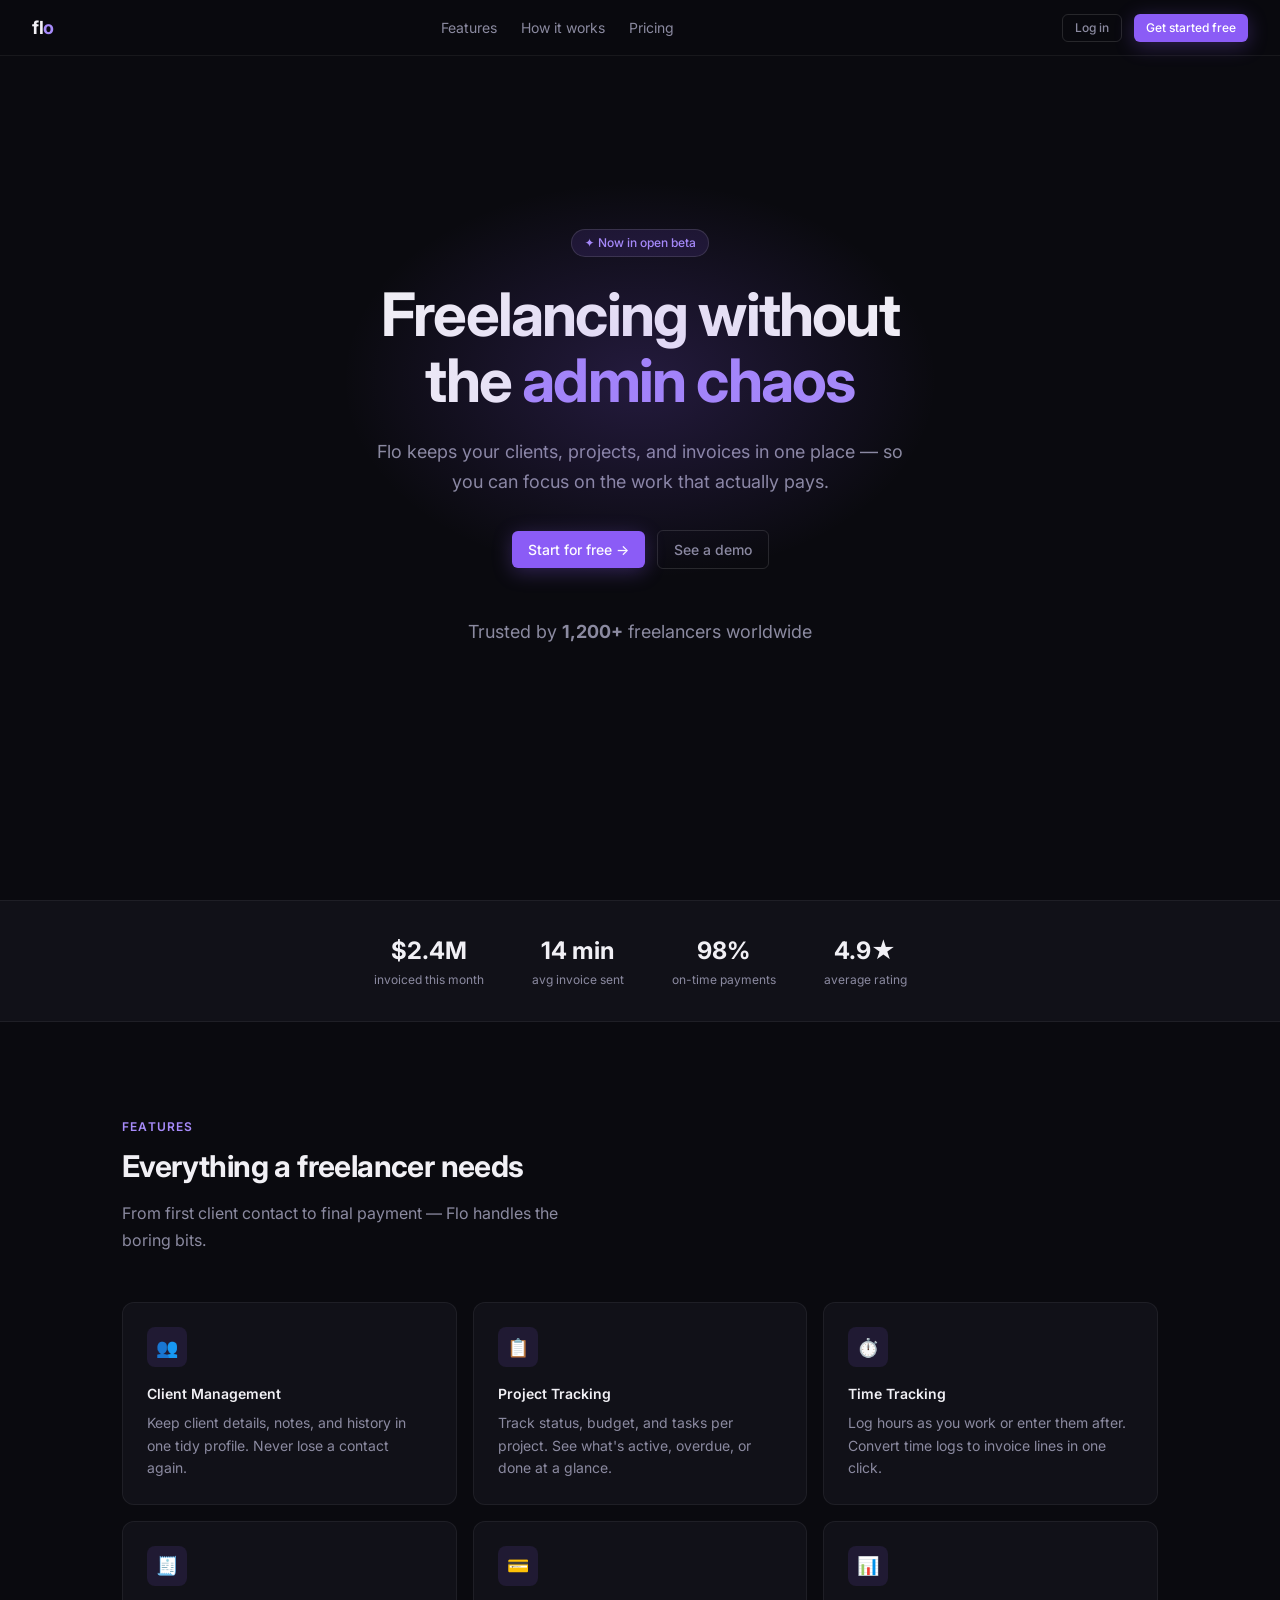
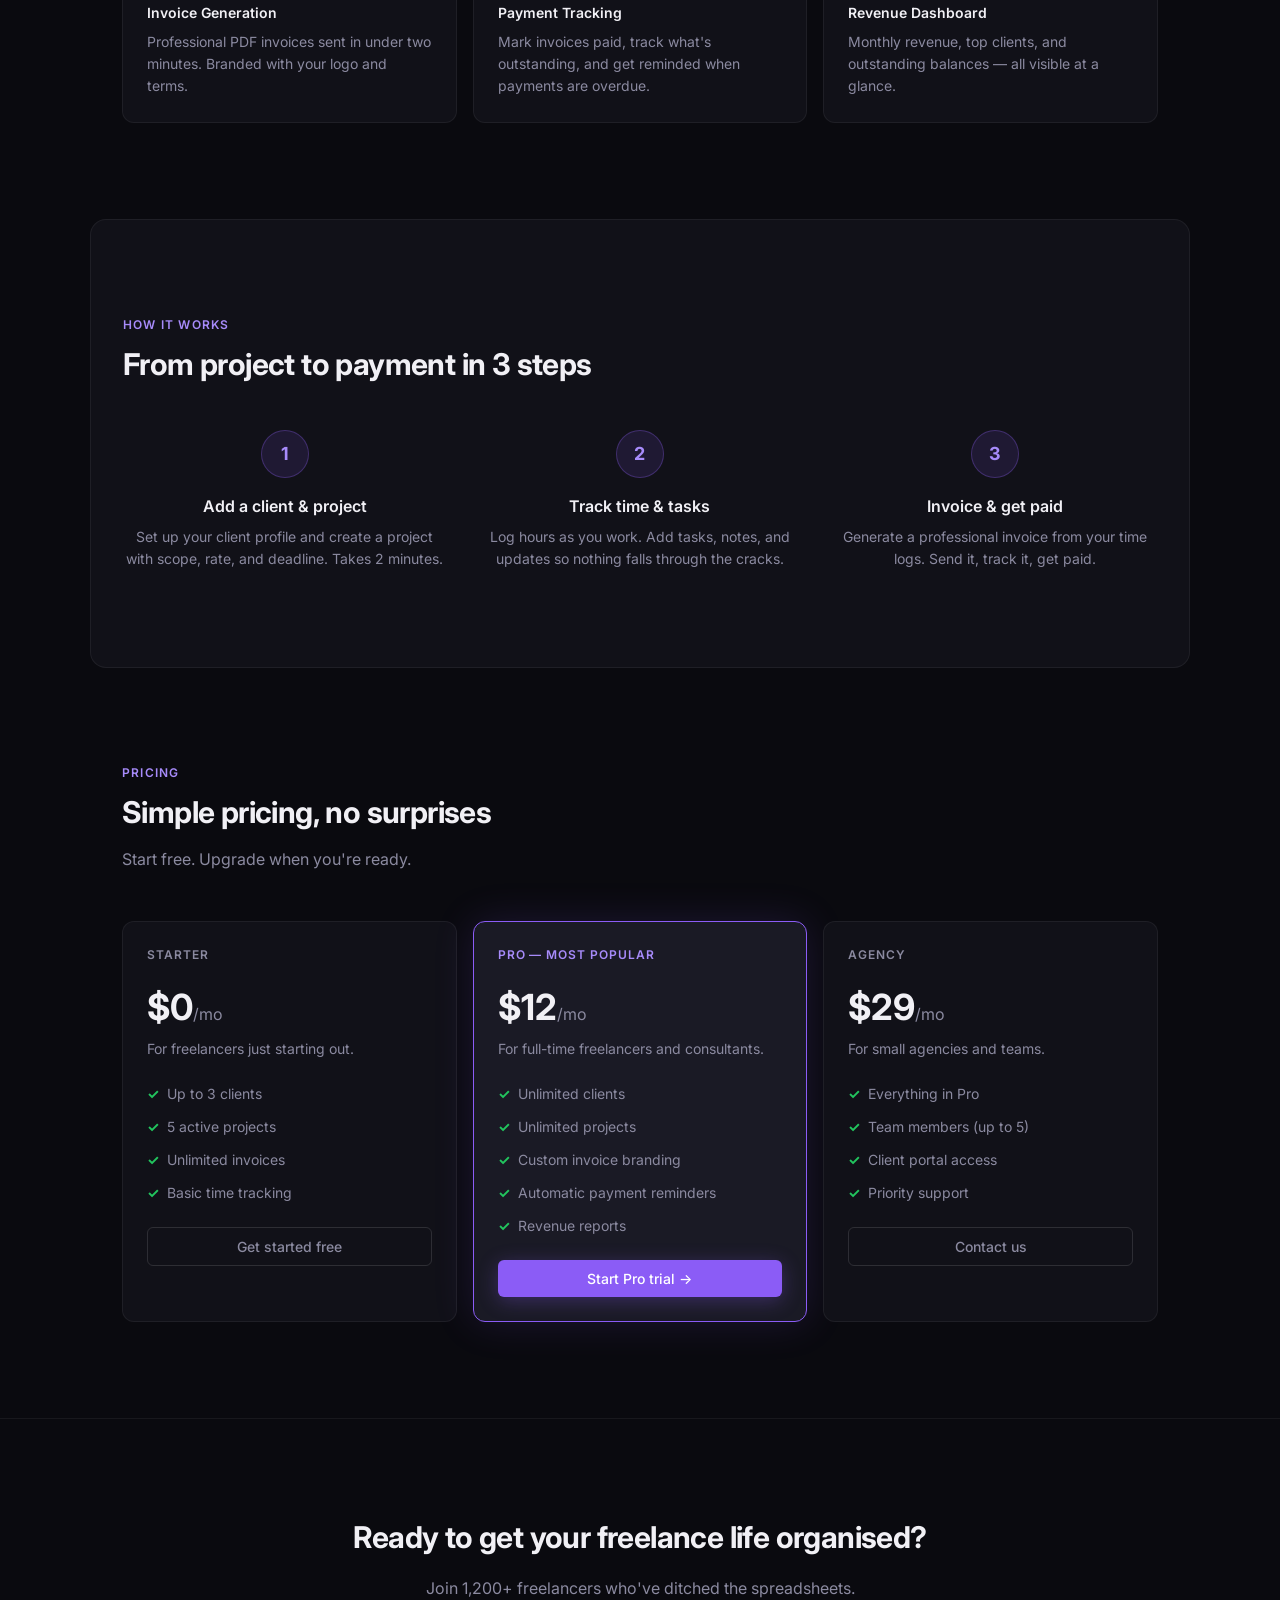
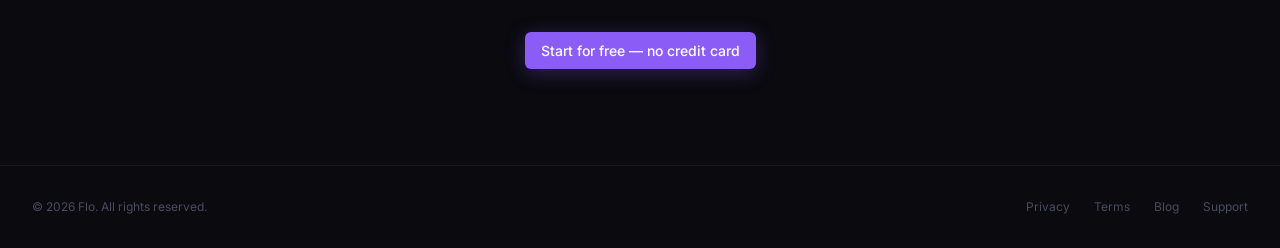
<file: .flexos/prototype/index.html>
<!DOCTYPE html>
<html lang="en">
<head>
  <meta charset="UTF-8">
  <meta name="viewport" content="width=device-width, initial-scale=1.0">
  <title>Flo — Freelance, simplified</title>
  <link rel="preconnect" href="https://fonts.googleapis.com">
  <link href="https://fonts.googleapis.com/css2?family=Inter:wght@400;500;600;700&display=swap" rel="stylesheet">
  <link rel="stylesheet" href="tokens.css">
  <style>
    /* ── Nav ── */
    .nav {
      position: fixed; top: 0; left: 0; right: 0; z-index: 100;
      height: var(--nav-height);
      display: flex; align-items: center; justify-content: space-between;
      padding: 0 var(--space-8);
      border-bottom: 1px solid var(--color-border);
      background: rgba(10,10,15,0.85);
      backdrop-filter: blur(12px);
    }
    .nav-logo { font-size: var(--text-lg); font-weight: 700; color: var(--color-text); letter-spacing: -0.02em; }
    .nav-logo span { color: var(--color-primary-light); }
    .nav-links { display: flex; gap: var(--space-6); }
    .nav-links a { color: var(--color-text-muted); font-size: var(--text-sm); transition: var(--transition); }
    .nav-links a:hover { color: var(--color-text); }
    .nav-cta { display: flex; gap: var(--space-3); }

    /* ── Hero ── */
    .hero {
      min-height: 100dvh;
      display: flex; flex-direction: column; align-items: center; justify-content: center;
      padding: calc(var(--nav-height) + var(--space-12)) var(--space-8) var(--space-24);
      text-align: center;
      position: relative; overflow: hidden;
    }
    .hero-glow {
      position: absolute; top: 20%; left: 50%; transform: translateX(-50%);
      width: 600px; height: 400px;
      background: radial-gradient(ellipse, rgba(139,92,246,0.2) 0%, transparent 70%);
      pointer-events: none;
    }
    .hero-eyebrow {
      display: inline-flex; align-items: center; gap: var(--space-2);
      padding: var(--space-1) var(--space-3);
      border: 1px solid var(--color-border-strong);
      border-radius: var(--radius-full);
      font-size: var(--text-xs); font-weight: 500;
      color: var(--color-primary-light);
      background: var(--color-primary-faint);
      margin-bottom: var(--space-6);
    }
    .hero h1 {
      font-size: clamp(2.5rem, 5vw, 3.75rem);
      font-weight: 700; line-height: 1.1; letter-spacing: -0.03em;
      color: var(--color-text);
      max-width: 800px; margin-bottom: var(--space-6);
    }
    .hero h1 em { color: var(--color-primary-light); font-style: normal; }
    .hero p {
      font-size: var(--text-lg); color: var(--color-text-muted); line-height: 1.7;
      max-width: 560px; margin-bottom: var(--space-8);
    }
    .hero-actions { display: flex; gap: var(--space-3); align-items: center; }
    .hero-social { margin-top: var(--space-12); color: var(--color-text-faint); font-size: var(--text-xs); }
    .hero-social strong { color: var(--color-text-muted); }

    /* ── Stats bar ── */
    .stats-bar {
      display: flex; justify-content: center; gap: var(--space-12);
      padding: var(--space-8) var(--space-8);
      border-top: 1px solid var(--color-border);
      border-bottom: 1px solid var(--color-border);
      background: var(--color-surface);
    }
    .stat { text-align: center; }
    .stat-value { font-size: var(--text-2xl); font-weight: 700; color: var(--color-text); }
    .stat-label { font-size: var(--text-xs); color: var(--color-text-muted); margin-top: 2px; }

    /* ── Section ── */
    .section {
      max-width: 1100px; margin: 0 auto;
      padding: var(--space-24) var(--space-8);
    }
    .section-label {
      font-size: var(--text-xs); font-weight: 600; letter-spacing: 0.1em;
      text-transform: uppercase; color: var(--color-primary-light);
      margin-bottom: var(--space-3);
    }
    .section-title {
      font-size: var(--text-3xl); font-weight: 700; letter-spacing: -0.02em;
      color: var(--color-text); max-width: 540px; margin-bottom: var(--space-4);
      line-height: 1.2;
    }
    .section-sub { font-size: var(--text-base); color: var(--color-text-muted); max-width: 480px; line-height: 1.7; }

    /* ── Features grid ── */
    .features-grid {
      display: grid; grid-template-columns: repeat(3, 1fr);
      gap: var(--space-4); margin-top: var(--space-12);
    }
    .feature-card {
      padding: var(--space-6);
      background: var(--color-surface); border: 1px solid var(--color-border);
      border-radius: var(--radius-xl);
      transition: var(--transition);
    }
    .feature-card:hover { border-color: var(--color-border-strong); background: var(--color-surface-alt); }
    .feature-icon {
      width: 40px; height: 40px;
      display: flex; align-items: center; justify-content: center;
      background: var(--color-primary-faint); border-radius: var(--radius-lg);
      font-size: 18px; margin-bottom: var(--space-4);
    }
    .feature-title { font-size: var(--text-sm); font-weight: 600; color: var(--color-text); margin-bottom: var(--space-2); }
    .feature-desc { font-size: var(--text-sm); color: var(--color-text-muted); line-height: 1.6; }

    /* ── How it works ── */
    .how-grid {
      display: grid; grid-template-columns: repeat(3, 1fr);
      gap: var(--space-8); margin-top: var(--space-12);
      position: relative;
    }
    .how-step { text-align: center; }
    .how-num {
      width: 48px; height: 48px; border-radius: var(--radius-full);
      background: var(--color-primary-faint); border: 1px solid rgba(139,92,246,0.3);
      display: flex; align-items: center; justify-content: center;
      font-size: var(--text-lg); font-weight: 700; color: var(--color-primary-light);
      margin: 0 auto var(--space-4);
    }
    .how-title { font-size: var(--text-base); font-weight: 600; color: var(--color-text); margin-bottom: var(--space-2); }
    .how-desc { font-size: var(--text-sm); color: var(--color-text-muted); line-height: 1.6; }

    /* ── Pricing ── */
    .pricing-grid {
      display: grid; grid-template-columns: repeat(3, 1fr);
      gap: var(--space-4); margin-top: var(--space-12);
    }
    .pricing-card {
      padding: var(--space-6);
      background: var(--color-surface); border: 1px solid var(--color-border);
      border-radius: var(--radius-xl);
    }
    .pricing-card.featured {
      background: var(--color-surface-alt);
      border-color: var(--color-primary);
      box-shadow: 0 0 40px rgba(139,92,246,0.15);
    }
    .pricing-label { font-size: var(--text-xs); font-weight: 600; color: var(--color-text-muted); margin-bottom: var(--space-4); text-transform: uppercase; letter-spacing: 0.08em; }
    .pricing-label.featured { color: var(--color-primary-light); }
    .pricing-price { font-size: var(--text-4xl); font-weight: 700; color: var(--color-text); margin-bottom: var(--space-1); }
    .pricing-price span { font-size: var(--text-base); color: var(--color-text-muted); font-weight: 400; }
    .pricing-desc { font-size: var(--text-sm); color: var(--color-text-muted); margin-bottom: var(--space-6); }
    .pricing-features { list-style: none; display: flex; flex-direction: column; gap: var(--space-3); margin-bottom: var(--space-6); }
    .pricing-features li { font-size: var(--text-sm); color: var(--color-text-muted); display: flex; gap: var(--space-2); align-items: flex-start; }
    .pricing-features li::before { content: "✓"; color: var(--color-success); font-weight: 700; flex-shrink: 0; }

    /* ── CTA ── */
    .cta-section {
      text-align: center;
      padding: var(--space-24) var(--space-8);
      border-top: 1px solid var(--color-border);
    }
    .cta-title { font-size: var(--text-3xl); font-weight: 700; letter-spacing: -0.02em; color: var(--color-text); margin-bottom: var(--space-4); }
    .cta-sub { font-size: var(--text-base); color: var(--color-text-muted); margin-bottom: var(--space-8); }

    /* ── Footer ── */
    footer {
      border-top: 1px solid var(--color-border);
      padding: var(--space-8);
      display: flex; justify-content: space-between; align-items: center;
      color: var(--color-text-faint); font-size: var(--text-xs);
    }
    footer a { color: var(--color-text-faint); }
    footer a:hover { color: var(--color-text-muted); }
    .footer-links { display: flex; gap: var(--space-6); }
  </style>
</head>
<body>

  <!-- Nav -->
  <nav class="nav">
    <div class="nav-logo">fl<span>o</span></div>
    <div class="nav-links">
      <a href="#">Features</a>
      <a href="#">How it works</a>
      <a href="#">Pricing</a>
    </div>
    <div class="nav-cta">
      <a href="dashboard.html" class="btn btn-ghost btn-sm">Log in</a>
      <a href="dashboard.html" class="btn btn-primary btn-sm">Get started free</a>
    </div>
  </nav>

  <!-- Hero -->
  <section class="hero">
    <div class="hero-glow"></div>
    <div class="hero-eyebrow">✦ Now in open beta</div>
    <h1>Freelancing without<br>the <em>admin chaos</em></h1>
    <p>Flo keeps your clients, projects, and invoices in one place — so you can focus on the work that actually pays.</p>
    <div class="hero-actions">
      <a href="dashboard.html" class="btn btn-primary">Start for free →</a>
      <a href="#" class="btn btn-ghost">See a demo</a>
    </div>
    <p class="hero-social">Trusted by <strong>1,200+</strong> freelancers worldwide</p>
  </section>

  <!-- Stats -->
  <div class="stats-bar">
    <div class="stat">
      <div class="stat-value">$2.4M</div>
      <div class="stat-label">invoiced this month</div>
    </div>
    <div class="stat">
      <div class="stat-value">14 min</div>
      <div class="stat-label">avg invoice sent</div>
    </div>
    <div class="stat">
      <div class="stat-value">98%</div>
      <div class="stat-label">on-time payments</div>
    </div>
    <div class="stat">
      <div class="stat-value">4.9★</div>
      <div class="stat-label">average rating</div>
    </div>
  </div>

  <!-- Features -->
  <section class="section">
    <p class="section-label">Features</p>
    <h2 class="section-title">Everything a freelancer needs</h2>
    <p class="section-sub">From first client contact to final payment — Flo handles the boring bits.</p>
    <div class="features-grid">
      <div class="feature-card">
        <div class="feature-icon">👥</div>
        <div class="feature-title">Client Management</div>
        <div class="feature-desc">Keep client details, notes, and history in one tidy profile. Never lose a contact again.</div>
      </div>
      <div class="feature-card">
        <div class="feature-icon">📋</div>
        <div class="feature-title">Project Tracking</div>
        <div class="feature-desc">Track status, budget, and tasks per project. See what's active, overdue, or done at a glance.</div>
      </div>
      <div class="feature-card">
        <div class="feature-icon">⏱️</div>
        <div class="feature-title">Time Tracking</div>
        <div class="feature-desc">Log hours as you work or enter them after. Convert time logs to invoice lines in one click.</div>
      </div>
      <div class="feature-card">
        <div class="feature-icon">🧾</div>
        <div class="feature-title">Invoice Generation</div>
        <div class="feature-desc">Professional PDF invoices sent in under two minutes. Branded with your logo and terms.</div>
      </div>
      <div class="feature-card">
        <div class="feature-icon">💳</div>
        <div class="feature-title">Payment Tracking</div>
        <div class="feature-desc">Mark invoices paid, track what's outstanding, and get reminded when payments are overdue.</div>
      </div>
      <div class="feature-card">
        <div class="feature-icon">📊</div>
        <div class="feature-title">Revenue Dashboard</div>
        <div class="feature-desc">Monthly revenue, top clients, and outstanding balances — all visible at a glance.</div>
      </div>
    </div>
  </section>

  <!-- How it works -->
  <section class="section" style="background: var(--color-surface); border-radius: var(--radius-2xl); border: 1px solid var(--color-border);">
    <p class="section-label">How it works</p>
    <h2 class="section-title">From project to payment in 3 steps</h2>
    <div class="how-grid">
      <div class="how-step">
        <div class="how-num">1</div>
        <div class="how-title">Add a client & project</div>
        <div class="how-desc">Set up your client profile and create a project with scope, rate, and deadline. Takes 2 minutes.</div>
      </div>
      <div class="how-step">
        <div class="how-num">2</div>
        <div class="how-title">Track time & tasks</div>
        <div class="how-desc">Log hours as you work. Add tasks, notes, and updates so nothing falls through the cracks.</div>
      </div>
      <div class="how-step">
        <div class="how-num">3</div>
        <div class="how-title">Invoice & get paid</div>
        <div class="how-desc">Generate a professional invoice from your time logs. Send it, track it, get paid.</div>
      </div>
    </div>
  </section>

  <!-- Pricing -->
  <section class="section">
    <p class="section-label">Pricing</p>
    <h2 class="section-title">Simple pricing, no surprises</h2>
    <p class="section-sub">Start free. Upgrade when you're ready.</p>
    <div class="pricing-grid">
      <div class="pricing-card">
        <div class="pricing-label">Starter</div>
        <div class="pricing-price">$0<span>/mo</span></div>
        <div class="pricing-desc">For freelancers just starting out.</div>
        <ul class="pricing-features">
          <li>Up to 3 clients</li>
          <li>5 active projects</li>
          <li>Unlimited invoices</li>
          <li>Basic time tracking</li>
        </ul>
        <a href="dashboard.html" class="btn btn-ghost" style="width:100%; justify-content: center;">Get started free</a>
      </div>
      <div class="pricing-card featured">
        <div class="pricing-label featured">Pro — Most popular</div>
        <div class="pricing-price">$12<span>/mo</span></div>
        <div class="pricing-desc">For full-time freelancers and consultants.</div>
        <ul class="pricing-features">
          <li>Unlimited clients</li>
          <li>Unlimited projects</li>
          <li>Custom invoice branding</li>
          <li>Automatic payment reminders</li>
          <li>Revenue reports</li>
        </ul>
        <a href="dashboard.html" class="btn btn-primary" style="width:100%; justify-content: center;">Start Pro trial →</a>
      </div>
      <div class="pricing-card">
        <div class="pricing-label">Agency</div>
        <div class="pricing-price">$29<span>/mo</span></div>
        <div class="pricing-desc">For small agencies and teams.</div>
        <ul class="pricing-features">
          <li>Everything in Pro</li>
          <li>Team members (up to 5)</li>
          <li>Client portal access</li>
          <li>Priority support</li>
        </ul>
        <a href="#" class="btn btn-ghost" style="width:100%; justify-content: center;">Contact us</a>
      </div>
    </div>
  </section>

  <!-- CTA -->
  <section class="cta-section">
    <h2 class="cta-title">Ready to get your freelance life organised?</h2>
    <p class="cta-sub">Join 1,200+ freelancers who've ditched the spreadsheets.</p>
    <a href="dashboard.html" class="btn btn-primary">Start for free — no credit card</a>
  </section>

  <!-- Footer -->
  <footer>
    <div>© 2026 Flo. All rights reserved.</div>
    <div class="footer-links">
      <a href="#">Privacy</a>
      <a href="#">Terms</a>
      <a href="#">Blog</a>
      <a href="#">Support</a>
    </div>
  </footer>

</body>
</html>
</file>
<file: .flexos/prototype/tokens.css>
/* Flo Design Tokens — keep in sync with design/001-design-system.md */

:root {
  --color-primary:        #8B5CF6;
  --color-primary-dark:   #7C3AED;
  --color-primary-light:  #A78BFA;
  --color-primary-faint:  rgba(139,92,246,0.12);

  --color-bg:             #0A0A0F;
  --color-surface:        #111118;
  --color-surface-alt:    #1A1A25;
  --color-surface-hover:  #22222F;
  --color-border:         rgba(255,255,255,0.06);
  --color-border-strong:  rgba(255,255,255,0.12);

  --color-text:           #F1F0F5;
  --color-text-muted:     #8B8AA0;
  --color-text-faint:     #4A4A60;

  --color-success:        #22C55E;
  --color-warning:        #F59E0B;
  --color-error:          #EF4444;
  --color-info:           #38BDF8;

  --font-sans: 'Inter', system-ui, sans-serif;
  --font-mono: 'JetBrains Mono', monospace;

  --text-xs:   0.75rem;
  --text-sm:   0.875rem;
  --text-base: 1rem;
  --text-lg:   1.125rem;
  --text-xl:   1.25rem;
  --text-2xl:  1.5rem;
  --text-3xl:  1.875rem;
  --text-4xl:  2.25rem;

  --space-1: 0.25rem; --space-2: 0.5rem;  --space-3: 0.75rem;
  --space-4: 1rem;    --space-6: 1.5rem;  --space-8: 2rem;
  --space-12: 3rem;   --space-16: 4rem;   --space-24: 6rem;

  --radius-sm: 0.25rem; --radius-md: 0.375rem; --radius-lg: 0.5rem;
  --radius-xl: 0.75rem; --radius-2xl: 1rem;    --radius-full: 9999px;

  --shadow-sm: 0 1px 3px rgba(0,0,0,0.4);
  --shadow-md: 0 4px 16px rgba(0,0,0,0.5);
  --shadow-primary: 0 4px 20px rgba(139,92,246,0.3);

  --transition: 120ms ease;
  --sidebar-width: 220px;
  --nav-height: 56px;
}

*, *::before, *::after { box-sizing: border-box; margin: 0; padding: 0; }
html { font-size: 16px; }
body {
  font-family: var(--font-sans);
  font-size: var(--text-sm);
  line-height: 1.5;
  color: var(--color-text);
  background: var(--color-bg);
  -webkit-font-smoothing: antialiased;
}
a { color: var(--color-primary-light); text-decoration: none; }

.btn {
  display: inline-flex; align-items: center; gap: var(--space-2);
  padding: var(--space-2) var(--space-4);
  border-radius: var(--radius-md); font-size: var(--text-sm);
  font-weight: 500; cursor: pointer; border: none; transition: var(--transition);
  white-space: nowrap;
}
.btn-primary { background: var(--color-primary); color: #fff; box-shadow: var(--shadow-primary); }
.btn-primary:hover { background: var(--color-primary-dark); }
.btn-ghost { background: transparent; color: var(--color-text-muted); border: 1px solid var(--color-border-strong); }
.btn-ghost:hover { background: var(--color-surface-alt); color: var(--color-text); }
.btn-sm { padding: var(--space-1) var(--space-3); font-size: var(--text-xs); }

.badge {
  display: inline-flex; align-items: center;
  padding: 2px var(--space-2); border-radius: var(--radius-full);
  font-size: var(--text-xs); font-weight: 600;
}
.badge-active { background: rgba(34,197,94,0.15); color: #22C55E; }
.badge-draft { background: rgba(139,92,246,0.15); color: #A78BFA; }
.badge-overdue { background: rgba(239,68,68,0.15); color: #EF4444; }
.badge-paid { background: rgba(34,197,94,0.12); color: #4ADE80; }
.badge-sent { background: rgba(56,189,248,0.15); color: #38BDF8; }
</file>
